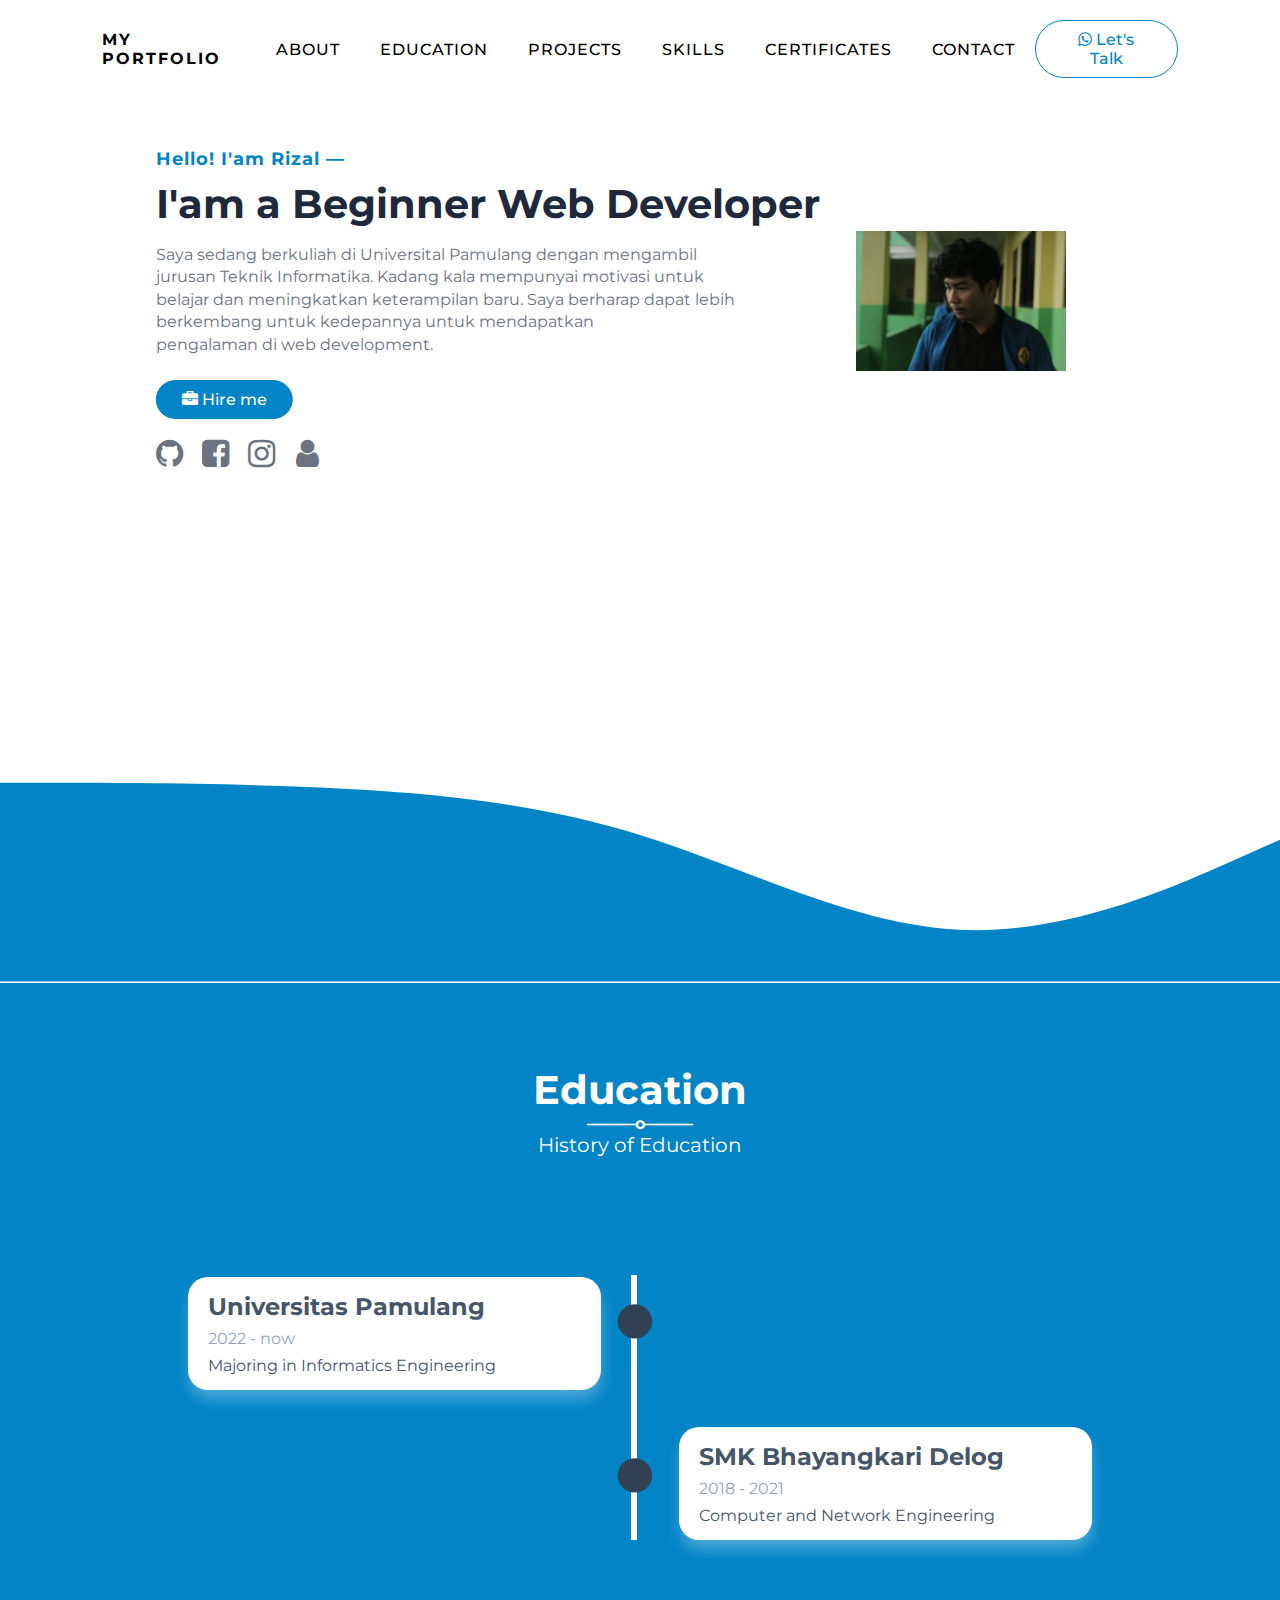
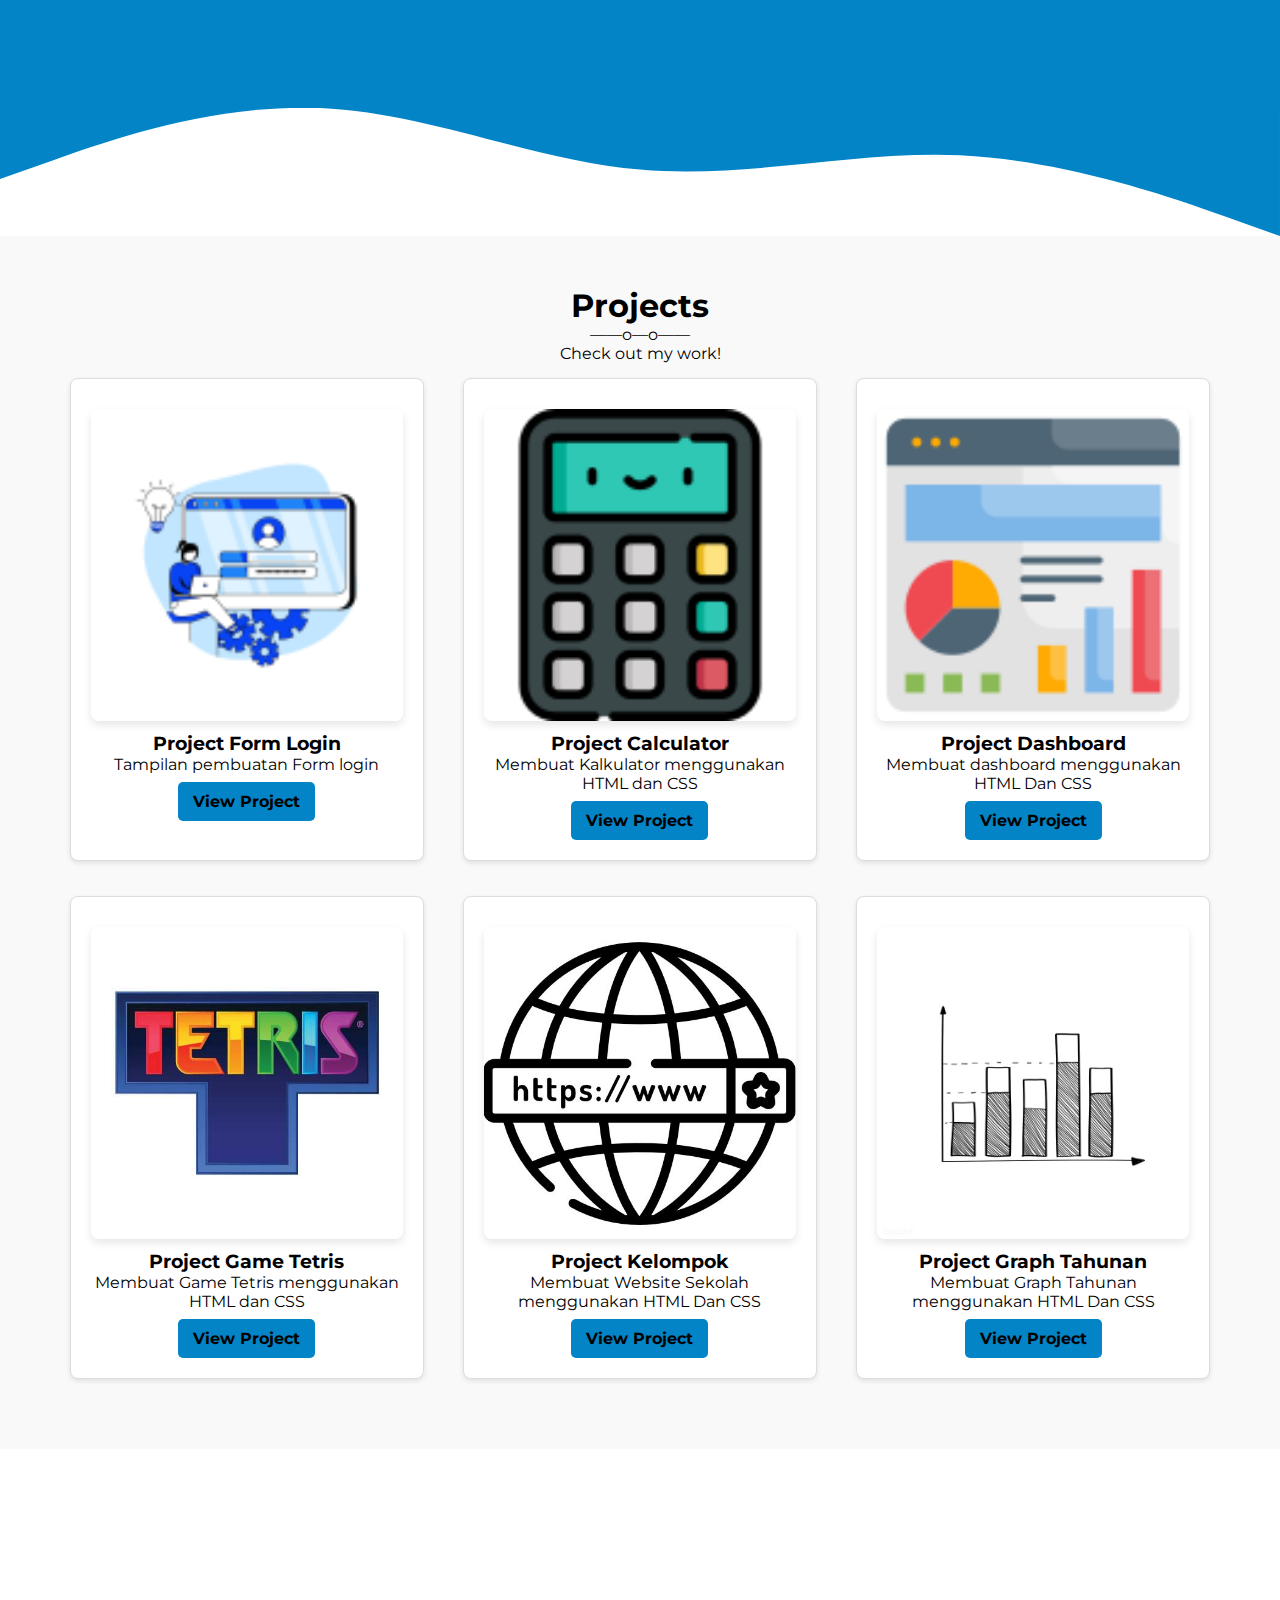
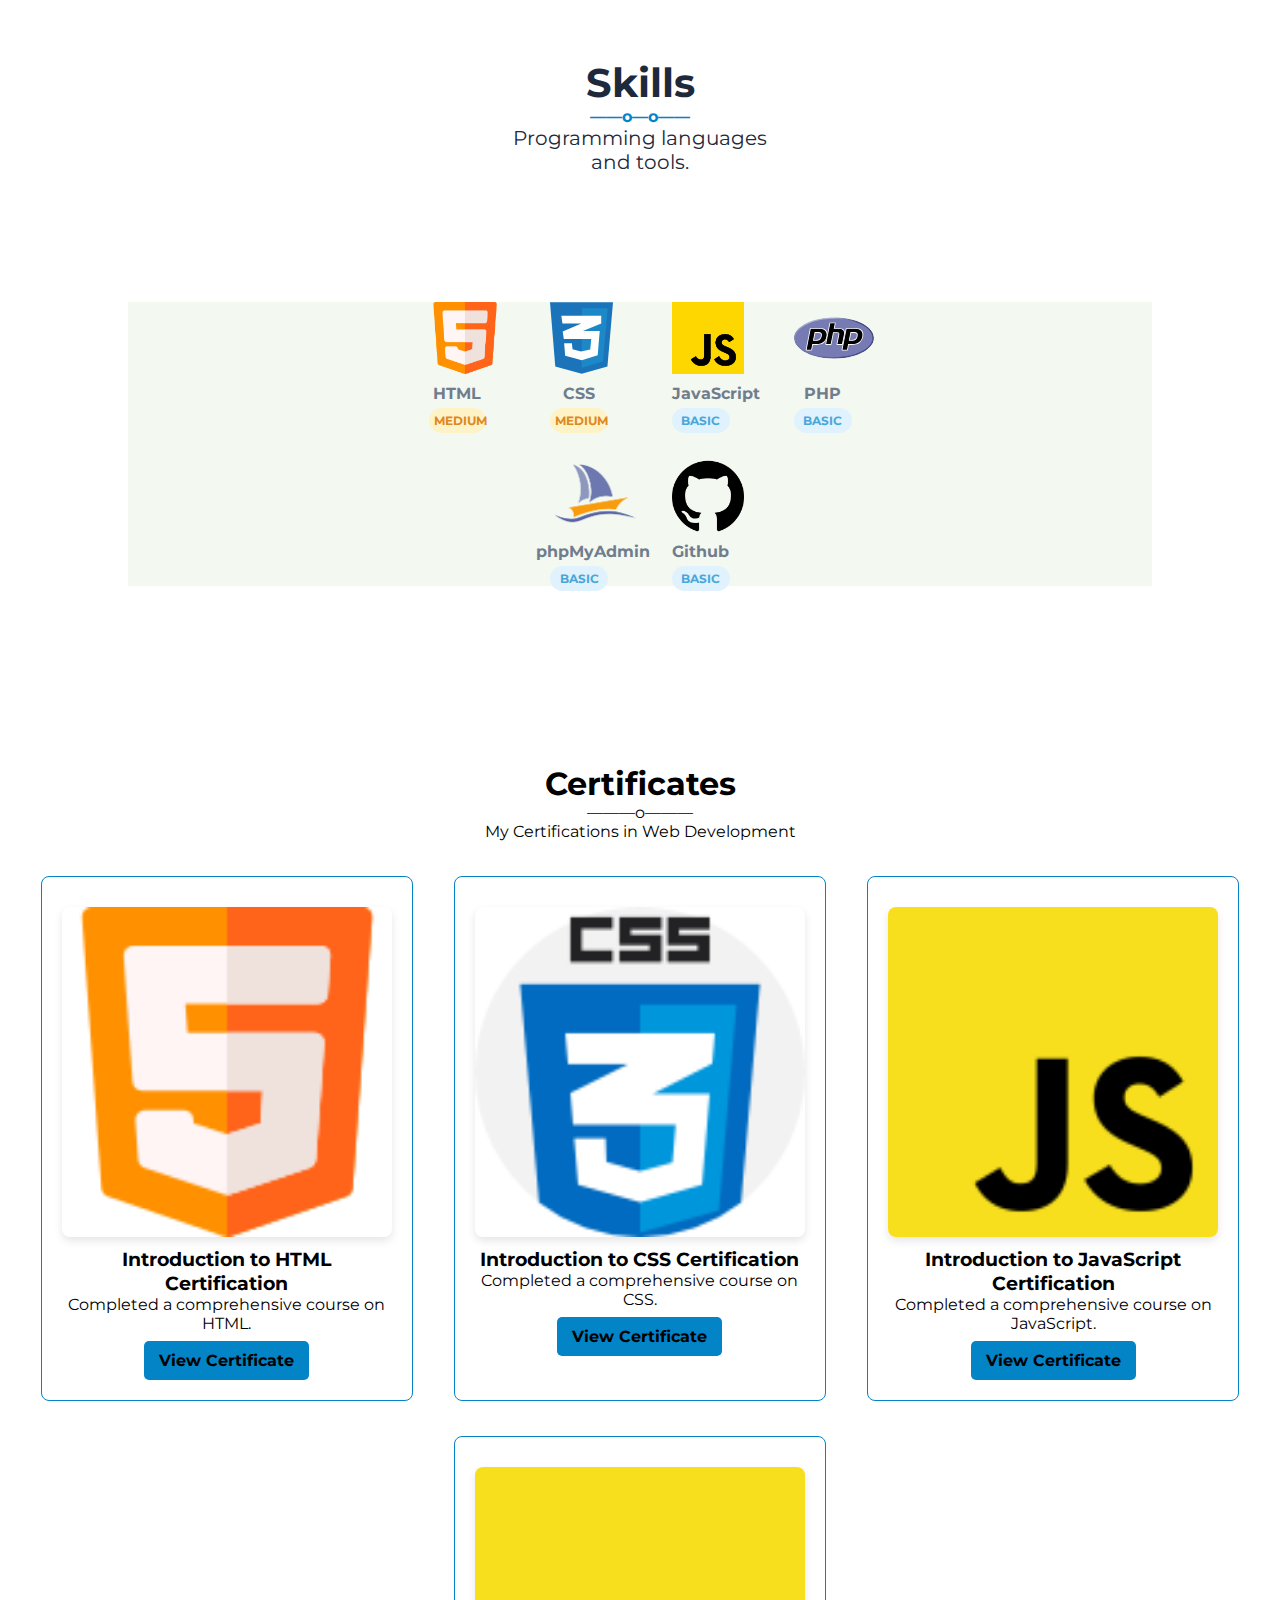
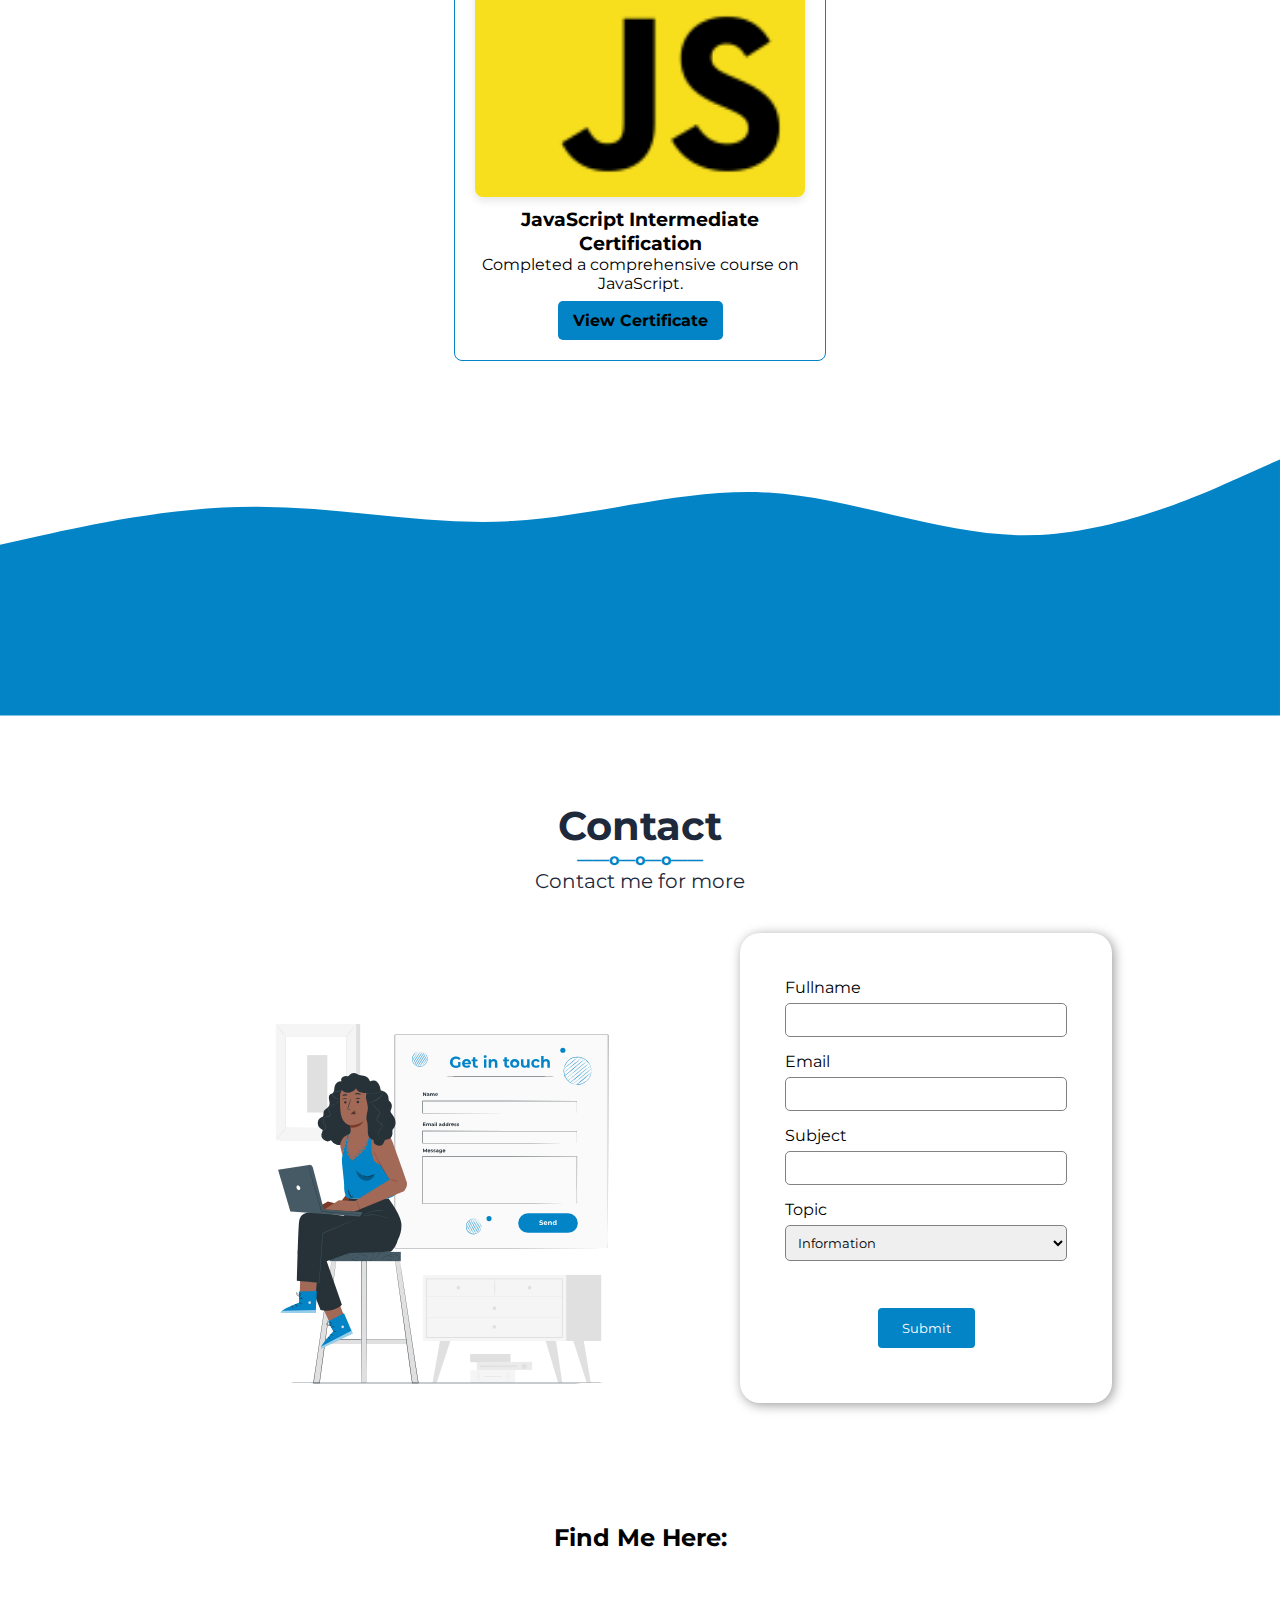
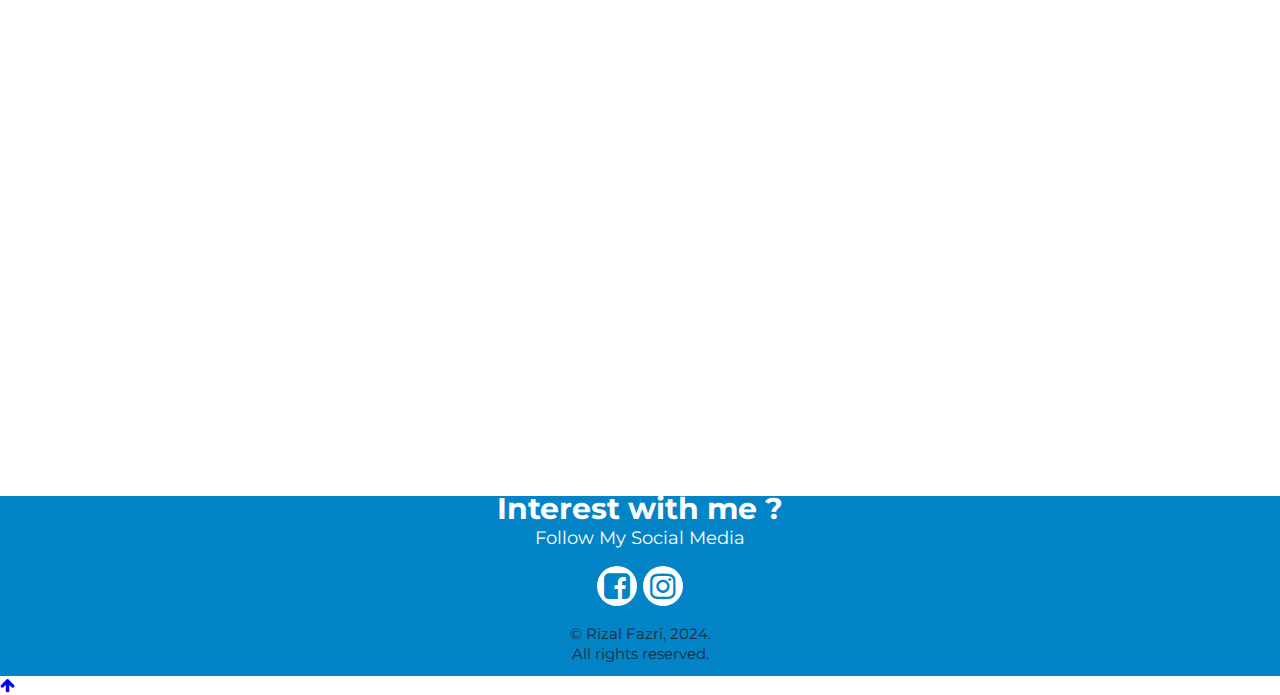
<file: index.html>
<!DOCTYPE html>
<html lang="en">
  <head>
    <meta charset="UTF-8" />
    <meta name="viewport" content="width=device-width, initial-scale=1.0" />
    <title>My Portfolioo</title>
    <link rel="icon" type="image/x-icon" href="/assets/Fav-icon2.jpg" />
    <link rel="stylesheet" href="style/style.css" />
    <link
      rel="stylesheet"
      href="https://cdnjs.cloudflare.com/ajax/libs/font-awesome/4.7.0/css/font-awesome.min.css"
    />
  </head>
  <body>
    <header>
      <h4 class="logo"><a href="">My Portfolio</a></h4>
      <nav>
        <ul class="nav_links">
          <li><a href="#about">About</a></li>
          <li><a href="#education">Education</a></li>
          <li><a href="#projects">Projects</a></li>
          <li><a href="#skill">Skills</a></li>
          <li><a href="#certificates">certificates</a></li>
          <li><a href="#contact">Contact</a></li>
          
        </ul>
      </nav>
      <a
        class="nav_btn"
        target="_blank"
        href="https://api.whatsapp.com/send?phone=6289530232455&text=%F0%9F%98%B1%F0%9F%98%B1%F0%9F%98%B1"
      >
        <button><i class="fa fa-whatsapp"></i> Let's Talk</button>
      </a>
    </header>

    <!-- About Section -->
    <section id="about">
      <div class="about">
        <h3><span>Hello! I'am Rizal —</span></h3>
        <h1>I'am a Beginner Web Developer</h1>
        <p>
          Saya sedang berkuliah di Universital Pamulang dengan mengambil
          <br />
          jurusan Teknik Informatika. Kadang kala mempunyai motivasi untuk<br />
          belajar dan meningkatkan keterampilan baru. Saya berharap dapat
          lebih<br />
          berkembang untuk kedepannya untuk mendapatkan <br />pengalaman
          di web development.
        </p>

        <!-- <p>
          Saya sedang berkuliah di Universitas Pamulang dengan mengambil
          <br />
          jurusan Teknik Informatika. Kadang kala mempunyai motivasi untuk<br />
          belajar dan meningkatkan keterampilan baru. Saya berharap dapat
          lebih<br />
          berkembang untuk kedepannya untuk mendapatkan <br />pengalaman kerja
          dunia nyata di web development.
        </p> -->
        <a class="about_btn" href="rizalfazri19@gmail.com">
          <button><i class="fa fa-briefcase"></i> Hire me</button>
        </a>

        <div class="about-icons">
          <a href="https://github.com/RizalFazri" target="_blank">
            <i class="fa fa-github"></i>
          </a>
          <a href="https://www.facebook.com/profile.php?id=100050700516826//" target="_blank">
            <i class="fa fa-facebook-square"></i>
          </a>
          <a href="https://www.instagram.com/rizall6_6/profilecard/?igsh=eDRpbDh1MDZqbGdj/" target="_blank">
            <i class="fa fa-instagram"></i>
          </a>
          <a href="#about" target="_blank">
            <i class="fa fa-user"></i>
          </a>
        </div>
      </div>

      <div class="img_about">
        <img src="assets/rizal.jpg" alt="about img" />
      </div>

      <div class="wave">
        <svg xmlns="http://www.w3.org/2000/svg" viewBox="0 0 1440 320">
          <path
            fill="#0284c7"
            fill-opacity="1"
            d="M0,96L60,96C120,96,240,96,360,101.3C480,107,600,117,720,154.7C840,192,960,256,1080,261.3C1200,267,1320,213,1380,186.7L1440,160L1440,320L1380,320C1320,320,1200,320,1080,320C960,320,840,320,720,320C600,320,480,320,360,320C240,320,120,320,60,320L0,320Z"
          ></path>
        </svg>
      </div>
    </section>

    <!-- Education Section -->
    <section id="education">
      <div class="education">
        <div class="edu-title">
          <h1>Education</h1>
          <span>———o———</span>
          <p>History of Education</p>
        </div>

        <div class="row">
          <div class="col1">
            <h2>Universitas Pamulang</h2>
            <p class="date-edu">2022 - now</p>
            <p class="desc-edu">Majoring in Informatics Engineering</p>
          </div>

          <div class="col2">
            <ul>
              <li></li>
              <br />
              <br />
              <br />
              <li></li>
            </ul>
          </div>

          <div class="col3">
            <h2>SMK Bhayangkari Delog</h2>
            <p class="date-edu">2018 - 2021</p>
            <p class="desc-edu">Computer and Network Engineering</p>
          </div>
        </div>

        <div class="wave">
          <svg xmlns="http://www.w3.org/2000/svg" viewBox="0 0 1440 320">
            <path
              fill="#0284c7"
              fill-opacity="1"
              d="M0,224L60,202.7C120,181,240,139,360,144C480,149,600,203,720,213.3C840,224,960,192,1080,197.3C1200,203,1320,245,1380,266.7L1440,288L1440,0L1380,0C1320,0,1200,0,1080,0C960,0,840,0,720,0C600,0,480,0,360,0C240,0,120,0,60,0L0,0Z"
            ></path>
          </svg>
        </div>
      </div>
    </section>

    <section id="projects">
      <div class="projects">
        <div class="project-title">
          <h1>Projects</h1>
          <span>——o—o——</span>
          <p>Check out my work!</p>
        </div>
    
        <div class="project-list">
          <div class="project-item">
            <img src="assets/formlogin.png" alt="CSS Certificate" class="cert-img"/>
            <h2>Project Form Login</h2>
            <p>Tampilan pembuatan Form login</p>
            <a href="Tugas Login/dist/index.html" target="_blank" class="project-link">View Project</a>
          </div>
    
          <div class="project-item">
            <img src="assets/calculator.png" alt="CSS Certificate" class="cert-img"/>
            <h2>Project Calculator</h2>
            <p>Membuat Kalkulator menggunakan HTML dan CSS</p>
            <a href="TesKalkulator/kalku.html" target="_blank" class="project-link">View Project</a>
          </div>
    
          <div class="project-item">
            <img src="assets/dashboard_5581393.png" alt="CSS Certificate" class="cert-img"/>
            <h2>Project Dashboard</h2>
            <p>Membuat dashboard menggunakan HTML Dan CSS</p>
            <a href="dashboard/index.html" target="_blank" class="project-link">View Project</a>
          </div>

          <div class="project-item">
            <img src="assets/tetris logo.jpg" alt="CSS Certificate" class="cert-img"/>
            <h2>Project Game Tetris</h2>
            <p>Membuat Game Tetris menggunakan HTML dan CSS</p>
            <a href="tetris-master/dist/index.html" target="_blank" class="project-link">View Project</a>
          </div>

          <div class="project-item">
            <img src="assets/logo web.jpg" alt="CSS Certificate" class="cert-img"/>
            <h2>Project Kelompok</h2>
            <p>Membuat Website Sekolah menggunakan HTML Dan CSS</p>
            <a href="https://kelompok2.tplp4.com/about/" target="_blank" class="project-link">View Project</a>
          </div>

          <div class="project-item">
            <img src="assets/graph tahun.jpg" alt="CSS Certificate" class="cert-img"/>
            <h2>Project Graph Tahunan</h2>
            <p>Membuat Graph Tahunan menggunakan HTML Dan CSS</p>
            <a href="graph tahunan/index.html" target="_blank" class="project-link">View Project</a>
          </div>
        </div>
      </div>
    </section>

  
        <!-- Add more projects as needed -->
      </div>
    </div>
  </section>
    <!-- Skills Section -->
    <section id="skill">
      <div class="skill">
        <div class="skill-title">
          <h1>Skills</h1>
          <span>——o—o——</span>
          <p>Programming languages<br />and tools.</p>
        </div>

        <div class="flex-wrapper">
          <div class="items flex-grid">
            <div class="d-col-1 t-col-4 m-col-12">
              <img src="assets/html.png" alt="" />
              <p>HTML</p>
              <p class="medium">medium</p>
            </div>
            <div class="d-col-1 t-col-4 m-col-12">
              <img src="assets/css.svg" alt="" />
              <p>CSS</p>
              <p class="medium">medium</p>
            </div>
            <div class="d-col-1 t-col-4 m-col-12">
              <img src="assets/js.png" alt="" />
              <p>JavaScript</p>
              <p class="basic">basic</p>
            </div>
            <div class="d-col-1 t-col-4 m-col-12">
              <img src="assets/php.svg" alt="" width="80" />
              <p>PHP</p>
              <p class="basic">basic</p>
            </div>
          
          </div>

          <div class="items flex-grid">           
            <div class="d-col-1 t-col-4 m-col-12">
              <img src="assets/phpmyadmin.png" alt="" />
              <p style="margin-left: -14px">phpMyAdmin</p>
              <p class="basic">basic</p>
            </div>
            <div class="d-col-1 t-col-4 m-col-12">
              <img src="assets/github.png" alt="" />
              <p>Github</p>
              <p class="basic">basic</p>
            </div>            
            </div>
          </div>
        </div>
      </div>
    </section>


     
<!-- Certificates Section -->
<section id="certificates">
  <div class="certificates">
    <div class="cert-title">
      <h1>Certificates</h1>
      <span>———o———</span>
      <p>My Certifications in Web Development</p>
    </div>

    <div class="cert-list">
      <div class="cert-item">
        <img src="assets/html.png" alt="HTML Certificate" class="cert-img"/>
        <h2>Introduction to HTML Certification</h2>
        <p>Completed a comprehensive course on HTML.</p>
        <a href="https://www.sololearn.com/certificates/CC-RCM2S1HL" target="_blank" class="cert-link">View Certificate</a>
      </div>

      <div class="cert-item">
        <img src="assets/css2.png" alt="CSS Certificate" class="cert-img"/>
        <h2>Introduction to CSS Certification</h2>
        <p>Completed a comprehensive course on CSS.</p>
        <a href="https://www.sololearn.com/certificates/CC-6R923XJS" target="_blank" class="cert-link">View Certificate</a>
      </div>

      <div class="cert-item">
        <img src="assets/js2.png" alt="JavaScript Certificate" class="cert-img"/>
        <h2>Introduction to JavaScript Certification</h2>
        <p>Completed a comprehensive course on JavaScript.</p>
        <a href="https://www.sololearn.com/certificates/CC-5FS2PACQ" target="_blank" class="cert-link">View Certificate</a>
      </div>

      <div class="cert-item">
        <img src="assets/js2.png" alt="JavaScript Intermediate Certificate" class="cert-img"/>
        <h2>JavaScript Intermediate Certification</h2>
        <p>Completed a comprehensive course on JavaScript.</p>
        <a href="https://www.sololearn.com/certificates/CC-PQJ469M7" target="_blank" class="cert-link">View Certificate</a>
      </div>
    </div>
  </div>
</section>

  <div class="wave">
    <svg xmlns="http://www.w3.org/2000/svg" viewBox="0 0 1440 320">
      <path
        fill="#0284c7"
        fill-opacity="1"
        d="M0,128L48,117.3C96,107,192,85,288,85.3C384,85,480,107,576,101.3C672,96,768,64,864,69.3C960,75,1056,117,1152,117.3C1248,117,1344,75,1392,53.3L1440,32L1440,320L1392,320C1344,320,1248,320,1152,320C1056,320,960,320,864,320C768,320,672,320,576,320C480,320,384,320,288,320C192,320,96,320,48,320L0,320Z"
      ></path>
    </svg>
  </div>
</section>

<!-- Contact Section -->
<section id="contact">
  <div class="contact">
    <div class="contact-title">
      <h1>Contact</h1>
      <span>——o—o—o——</span>
      <p>Contact me for more</p>
    </div>
  </div>

  <div class="row">
    <div class="col left">
      <img src="assets/img-form.svg" alt="" />
    </div>

    <div class="col right">
      <form action="javascript:" method="post">
        <label for="name">Fullname</label>
        <input type="text" name="name" id="name" />
        <label for="email">Email</label>
        <input type="email" name="email" id="email" />
        <label for="subject">Subject</label>
        <input type="text" name="subject" id="subject" />
        <label for="topic">Topic</label>
        <select name="topic" id="topic">
          <option value="information">Information</option>
          <option value="feedback">Feedback</option>
          <option value="other">Others</option>
        </select>

        <div class="btn-form">
          <input type="submit" name="submit" id="submit" value="Submit" />
        </div>
      </form>
    </div>
  </div>

  <!-- Google Maps Embed -->
  <div class="map-container">
    <h2>Find Me Here:</h2>
    <iframe
      src="https://www.google.com/maps/embed?pb=!1m18!1m12!1m3!1d7930.737262643212!2d106.68379948569773!3d-6.346287899999993!2m3!1f0!2f0!3f0!3m2!1i1024!2i768!4f13.1!3m3!1m2!1s0x2e69e5a6e26dc3cd%3A0xccd6344b8021119d!2sUniversitas%20Pamulang%20Kampus%202%20(UNPAM%20Viktor)!5e0!3m2!1sid!2sid!4v1736136929162!5m2!1sid!2sid"
      width="600"
      height="450"
      style="border:0;"
      allowfullscreen=""
      loading="lazy"
    ></iframe>
  </div>
</section>


    <!-- Footer -->
    <footer>
      <div class="foot-content">
        <p>Interest with me ?</p>
        <p>Follow My Social Media</p>

        <div class="social-icons">
          <a href="https://www.facebook.com/profile.php?id=100050700516826/" target="_blank">
            <i class="fa fa-facebook-square"></i>
          </a>
          <a href="https://www.instagram.com/rizall6_6/profilecard/?igsh=eDRpbDh1MDZqbGdj/" target="_blank">
            <i class="fa fa-instagram"></i>
          </a>
        </div>

        <div class="createby">
          <p>&copy; Rizal Fazri, 2024.</p>
          <p>All rights reserved.</p>
        </div>
      </div>
    </footer>


    <div id="scrool-up">
      <a href="#about">
        <i class="fa fa fa-arrow-up"></i>
      </a>
    </div>

    <script src="script.js" type="text/javascript"></script>
  </body>
</html>
</file>
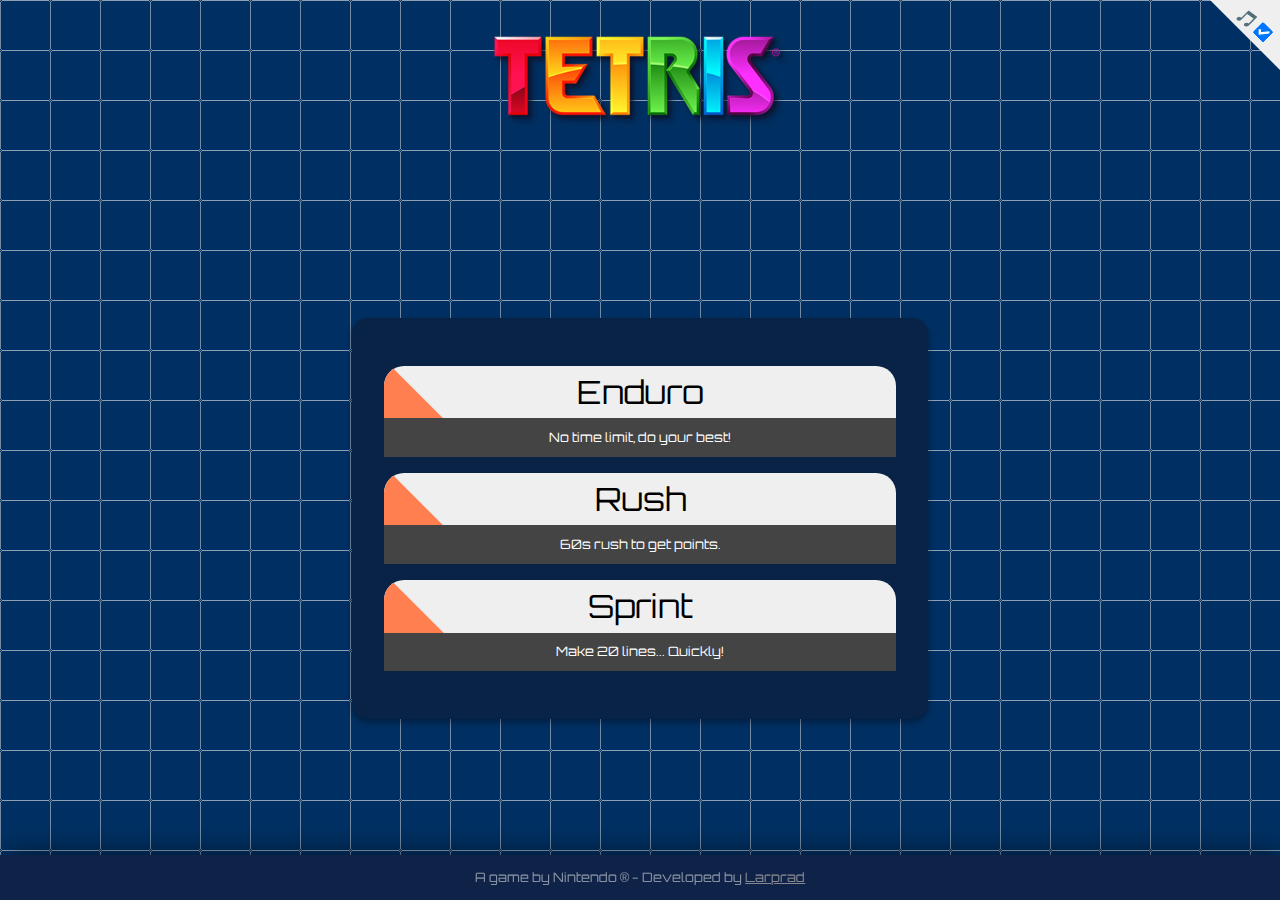
<file: tetris-master/dist/index.html>
<!DOCTYPE html>
<html lang="en">
  <head>
    <meta charset="UTF-8" />
    <script src="./main.js" defer></script>
    <link rel="stylesheet" href="./styles/style.css" />
    <meta name="viewport" content="width=device-width, initial-scale=1.0 user-scalable=no" />
    <link rel="icon" href="favico.ico" type="image/x-icon" />
    <link
      href="https://fonts.googleapis.com/css2?family=Orbitron:wght@400;700&display=swap"
      rel="stylesheet"
    />
    <title>Tetris</title>
  </head>
  <body>
    <div id="musicBox">
      <div id="musicBoxContainer">
        <label id="labelSwitch" for="music">🎵</label>
        <input type="checkbox" name="music" id="musicSwitch" checked />
      </div>
    </div>
    <div class="titleImage"><img src="./img/logo2.png" alt="tetris_logo" /></div>
    <!-- <h1>TETRIS</h1> -->
    <div class="mainContainer">
      <div id="mainMenu" class="mainMenu">
        <div class="menuButtonContainer">
          <button id="enduranceMode" class="gameMode">Enduro</button>
          <div class="menuButtonDescription"><p>No time limit, do your best!</p></div>
        </div>
        <div class="menuButtonContainer">
          <button id="rushMode" class="gameMode">Rush</button>
          <div class="menuButtonDescription"><p>60s rush to get points.</p></div>
        </div>

        <div class="menuButtonContainer">
          <button id="sprintMode" class="gameMode">Sprint</button>
          <div class="menuButtonDescription"><p>Make 20 lines... Quickly!</p></div>
        </div>

        <!-- <div class="menuButtonContainer">
          <button class="gameMode" disabled>Leaderboard</button>
        </div> -->
      </div>
      <div id="sidePanelLeft" class="sidePanel spLeft hide">
        <div class="sidePanelContainer">
          <div id="savedTetrominoBox" class="sideBox"></div>
          <h4 class="littleBoxTitle">SAVED</h4>
          <div id="scoreBox" class="sideBox score">
            <h3><span id="score">0</span></h3>
          </div>
          <h4 id="scoreTitle" class="littleBoxTitle">SCORE</h4>
          <div id="timerBox" class="sideBox score">
            <h3 class="big"><span id="timer">0</span></h3>
          </div>
          <h4 id="timerTitle" class="littleBoxTitle">TIMER</h4>
          <div class="instructionBox">
            <h3>Controls</h3>
            <div class="instructionBoxText">
              <p class="textRight">Move</p>
              <p class="textleft">🡄 🡇 🡆</p>
            </div>
            <div class="instructionBoxText">
              <p class="textRight">Smash</p>
              <p class="textleft">🡅</p>
            </div>
            <div class="instructionBoxText">
              <p class="textRight">↶</p>
              <p class="textleft">A</p>
            </div>
            <div class="instructionBoxText">
              <p class="textRight">↷</p>
              <p class="textleft">Z</p>
            </div>
            <div class="instructionBoxText">
              <p class="textRight">Save</p>
              <p class="textleft">E</p>
            </div>
          </div>
        </div>
        <div class="sidePanelContainer">
          <button id="backMenu" class="playgroundButton">Menu</button>
        </div>
      </div>
      <div id="playgroundContainer" class="playgroundContainer hide">
        <div id="gamePaused"><h2>GAME PAUSED</h2></div>
        <div id="endGame">
          <div class="innerContainer">
            <h2 id="endGameTitle">GAME OVER</h2>
            <h3><span id="finalScore"></span> <span id="scoreUnit"></span></h3>
          </div>
        </div>
        <div id="playground" class="grid"></div>
      </div>
      <div id="sidePanelRight" class="sidePanel spRight hide">
        <div class="sidePanelContainer">
          <div id="nextTetrominoBox" class="sideBox"></div>
          <h4 class="littleBoxTitle">NEXT</h4>
          <div id="speedBox" class="sideBox speed">
            <h3 class="big"><span id="speed">0</span></h3>
          </div>
          <h4 class="littleBoxTitle">SPEED</h4>
          <div class="sideBox score">
            <h3><span id="lines">0</span></h3>
          </div>
          <h4 class="littleBoxTitle">LINES</h4>
        </div>

        <div class="sidePanelContainer">
          <button id="startButton" class="playgroundButton buttonPulse">Start</button>
          <button id="resetButton" class="playgroundButton">Reset</button>
        </div>
      </div>
    </div>
    <div id="touchControlContainer">
      <div class="controlBlock controlContainerLeft">
        <div class="controlUp controlArrowContainer">
          <button id="controlUp" class="controlButton"></button>
        </div>
        <div class="controlLeft controlArrowContainer">
          <button id="controlLeft" class="controlButton"></button>
        </div>
        <div class="controlMiddle controlArrowContainer">
          <div class="controlButton"></div>
        </div>
        <div class="controlRight controlArrowContainer">
          <button id="controlRight" class="controlButton"></button>
        </div>
        <div class="controlDown controlArrowContainer">
          <button id="controlDown" class="controlButton"></button>
        </div>
      </div>
      <div class="controlBlock controlContainerRight">
        <div class="controlRotLeft controlButtonContainer">
          <button id="controlRotLeft" class="controlButton"></button>
        </div>
        <div class="controlRotRight controlButtonContainer">
          <button id="controlRotRight" class="controlButton"></button>
        </div>
        <div class="controlSave controlButtonContainer">
          <button id="controlSave" class="controlButton"></button>
        </div>
      </div>
    </div>
    <footer>
      <p>
        A game by Nintendo ® - Developed by
        <a href="https://github.com/larprad" target="blank">Larprad</a>
      </p>
    </footer>
  </body>
</html>
</file>
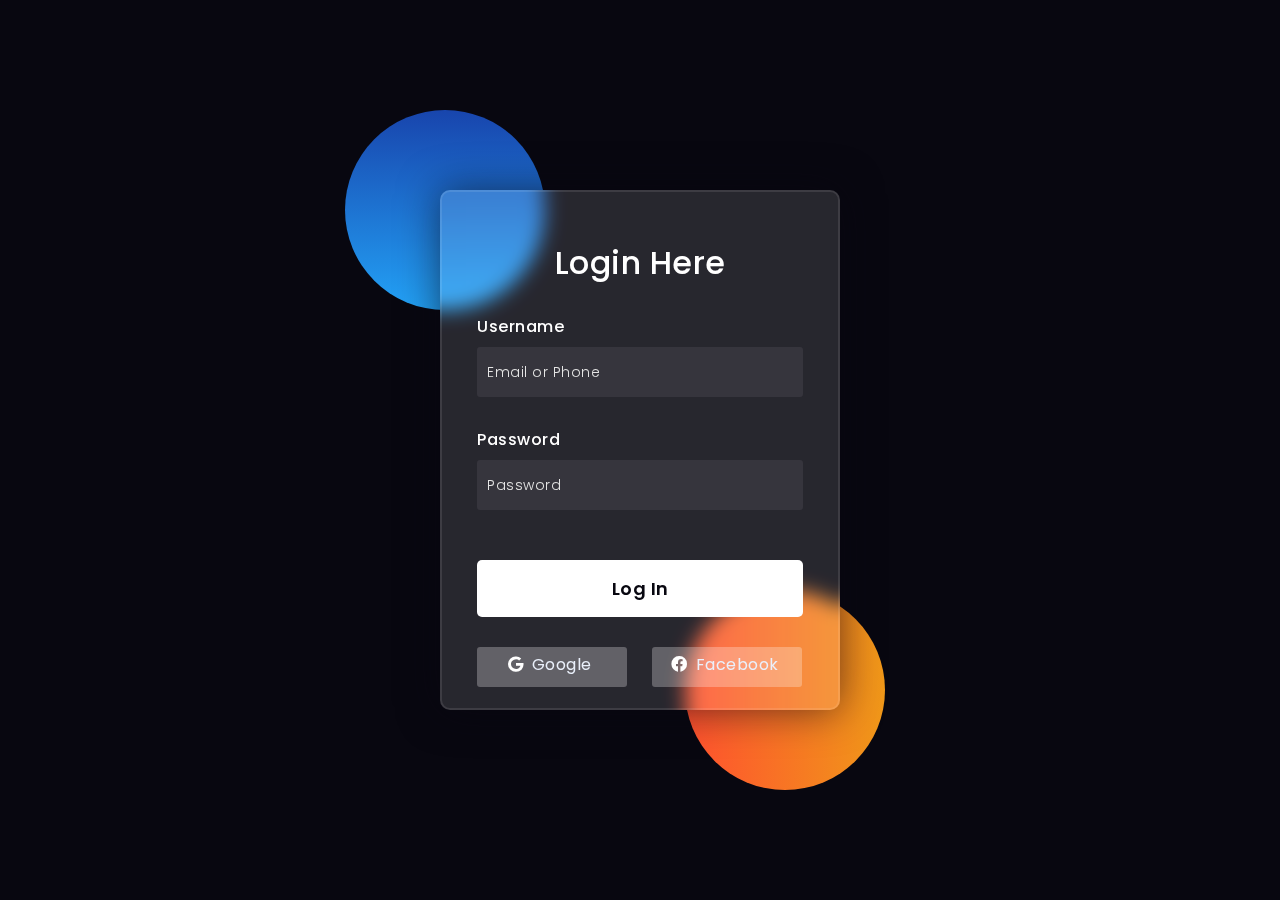
<file: Tugas Login/dist/index.html>
<!DOCTYPE html>
<html lang="en" >
<head>
  <meta charset="UTF-8">
  <title>CodePen - Glassmorphism login Form Tutorial in html css</title>
  

</head>
<body>
<!-- partial:index.partial.html -->
<!DOCTYPE html>
<html lang="en">
<head>
  <!-- Design by foolishdeveloper.com -->
    <title>Glassmorphism login Form Tutorial in html css</title>
 
    <link rel="preconnect" href="https://fonts.gstatic.com">
    <link rel="stylesheet" href="https://cdnjs.cloudflare.com/ajax/libs/font-awesome/5.15.4/css/all.min.css">
    <link href="https://fonts.googleapis.com/css2?family=Poppins:wght@300;500;600&display=swap" rel="stylesheet">
    <!--Stylesheet-->
    <style media="screen">
      *,
*:before,
*:after{
    padding: 0;
    margin: 0;
    box-sizing: border-box;
}
body{
    background-color: #080710;
}
.background{
    width: 430px;
    height: 520px;
    position: absolute;
    transform: translate(-50%,-50%);
    left: 50%;
    top: 50%;
}
.background .shape{
    height: 200px;
    width: 200px;
    position: absolute;
    border-radius: 50%;
}
.shape:first-child{
    background: linear-gradient(
        #1845ad,
        #23a2f6
    );
    left: -80px;
    top: -80px;
}
.shape:last-child{
    background: linear-gradient(
        to right,
        #ff512f,
        #f09819
    );
    right: -30px;
    bottom: -80px;
}
form{
    height: 520px;
    width: 400px;
    background-color: rgba(255,255,255,0.13);
    position: absolute;
    transform: translate(-50%,-50%);
    top: 50%;
    left: 50%;
    border-radius: 10px;
    backdrop-filter: blur(10px);
    border: 2px solid rgba(255,255,255,0.1);
    box-shadow: 0 0 40px rgba(8,7,16,0.6);
    padding: 50px 35px;
}
form *{
    font-family: 'Poppins',sans-serif;
    color: #ffffff;
    letter-spacing: 0.5px;
    outline: none;
    border: none;
}
form h3{
    font-size: 32px;
    font-weight: 500;
    line-height: 42px;
    text-align: center;
}

label{
    display: block;
    margin-top: 30px;
    font-size: 16px;
    font-weight: 500;
}
input{
    display: block;
    height: 50px;
    width: 100%;
    background-color: rgba(255,255,255,0.07);
    border-radius: 3px;
    padding: 0 10px;
    margin-top: 8px;
    font-size: 14px;
    font-weight: 300;
}
::placeholder{
    color: #e5e5e5;
}
button{
    margin-top: 50px;
    width: 100%;
    background-color: #ffffff;
    color: #080710;
    padding: 15px 0;
    font-size: 18px;
    font-weight: 600;
    border-radius: 5px;
    cursor: pointer;
}
.social{
  margin-top: 30px;
  display: flex;
}
.social div{
  background: red;
  width: 150px;
  border-radius: 3px;
  padding: 5px 10px 10px 5px;
  background-color: rgba(255,255,255,0.27);
  color: #eaf0fb;
  text-align: center;
}
.social div:hover{
  background-color: rgba(255,255,255,0.47);
}
.social .fb{
  margin-left: 25px;
}
.social i{
  margin-right: 4px;
}

    </style>
</head>
<body>
    <div class="background">
        <div class="shape"></div>
        <div class="shape"></div>
    </div>
    <form>
        <h3>Login Here</h3>

        <label for="username">Username</label>
        <input type="text" placeholder="Email or Phone" id="username">

        <label for="password">Password</label>
        <input type="password" placeholder="Password" id="password">

        <button>Log In</button>
        <div class="social">
          <div class="go"><i class="fab fa-google"></i>  Google</div>
          <div class="fb"><i class="fab fa-facebook"></i>  Facebook</div>
        </div>
    </form>
</body>
</html>
<!-- partial -->
  
</body>
</html>
</file>
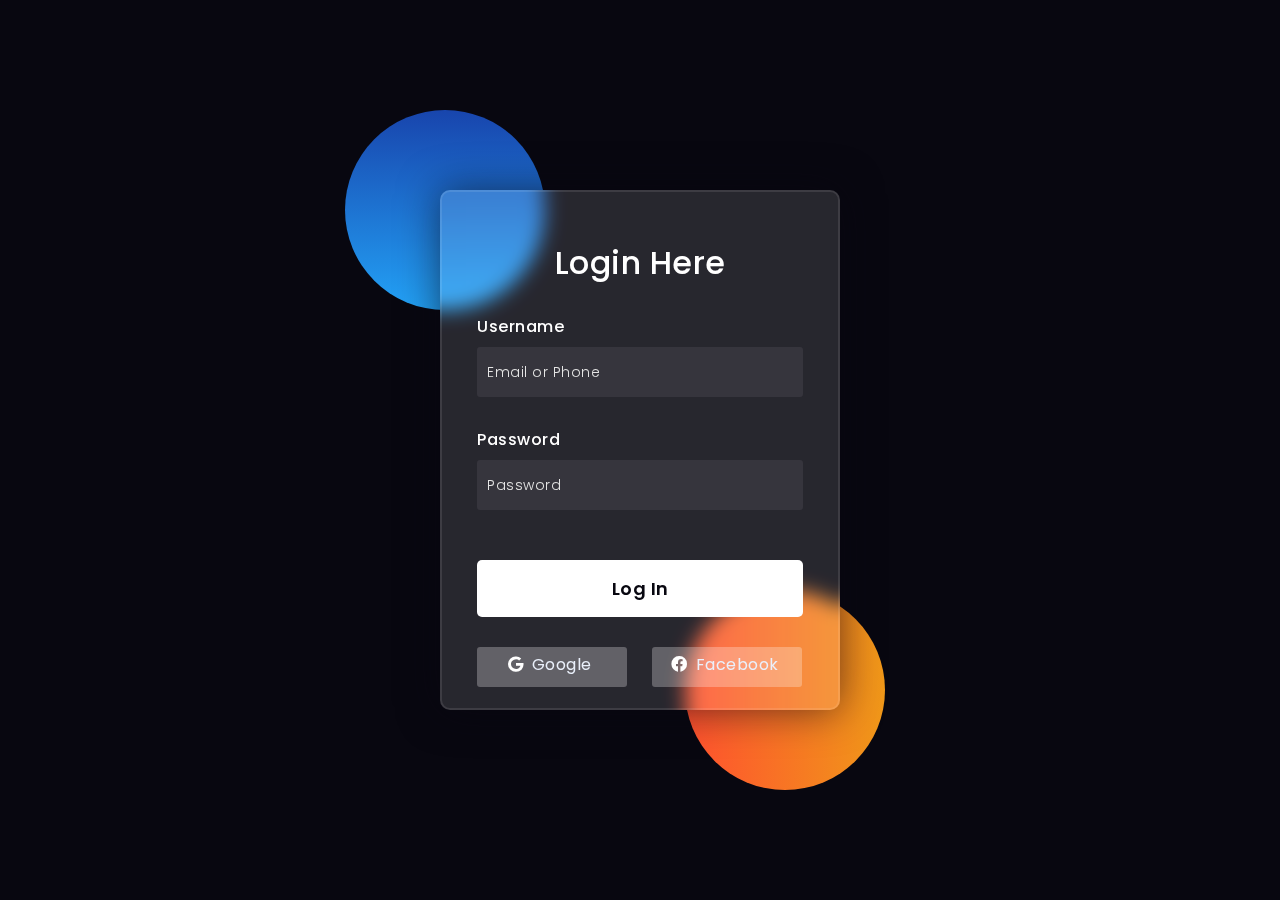
<file: Tugas Login/src/index.html>
<!DOCTYPE html>
<html lang="en">
<head>
  <!-- Design by foolishdeveloper.com -->
    <title>Glassmorphism login Form Tutorial in html css</title>
 
    <link rel="preconnect" href="https://fonts.gstatic.com">
    <link rel="stylesheet" href="https://cdnjs.cloudflare.com/ajax/libs/font-awesome/5.15.4/css/all.min.css">
    <link href="https://fonts.googleapis.com/css2?family=Poppins:wght@300;500;600&display=swap" rel="stylesheet">
    <!--Stylesheet-->
    <style media="screen">
      *,
*:before,
*:after{
    padding: 0;
    margin: 0;
    box-sizing: border-box;
}
body{
    background-color: #080710;
}
.background{
    width: 430px;
    height: 520px;
    position: absolute;
    transform: translate(-50%,-50%);
    left: 50%;
    top: 50%;
}
.background .shape{
    height: 200px;
    width: 200px;
    position: absolute;
    border-radius: 50%;
}
.shape:first-child{
    background: linear-gradient(
        #1845ad,
        #23a2f6
    );
    left: -80px;
    top: -80px;
}
.shape:last-child{
    background: linear-gradient(
        to right,
        #ff512f,
        #f09819
    );
    right: -30px;
    bottom: -80px;
}
form{
    height: 520px;
    width: 400px;
    background-color: rgba(255,255,255,0.13);
    position: absolute;
    transform: translate(-50%,-50%);
    top: 50%;
    left: 50%;
    border-radius: 10px;
    backdrop-filter: blur(10px);
    border: 2px solid rgba(255,255,255,0.1);
    box-shadow: 0 0 40px rgba(8,7,16,0.6);
    padding: 50px 35px;
}
form *{
    font-family: 'Poppins',sans-serif;
    color: #ffffff;
    letter-spacing: 0.5px;
    outline: none;
    border: none;
}
form h3{
    font-size: 32px;
    font-weight: 500;
    line-height: 42px;
    text-align: center;
}

label{
    display: block;
    margin-top: 30px;
    font-size: 16px;
    font-weight: 500;
}
input{
    display: block;
    height: 50px;
    width: 100%;
    background-color: rgba(255,255,255,0.07);
    border-radius: 3px;
    padding: 0 10px;
    margin-top: 8px;
    font-size: 14px;
    font-weight: 300;
}
::placeholder{
    color: #e5e5e5;
}
button{
    margin-top: 50px;
    width: 100%;
    background-color: #ffffff;
    color: #080710;
    padding: 15px 0;
    font-size: 18px;
    font-weight: 600;
    border-radius: 5px;
    cursor: pointer;
}
.social{
  margin-top: 30px;
  display: flex;
}
.social div{
  background: red;
  width: 150px;
  border-radius: 3px;
  padding: 5px 10px 10px 5px;
  background-color: rgba(255,255,255,0.27);
  color: #eaf0fb;
  text-align: center;
}
.social div:hover{
  background-color: rgba(255,255,255,0.47);
}
.social .fb{
  margin-left: 25px;
}
.social i{
  margin-right: 4px;
}

    </style>
</head>
<body>
    <div class="background">
        <div class="shape"></div>
        <div class="shape"></div>
    </div>
    <form>
        <h3>Login Here</h3>

        <label for="username">Username</label>
        <input type="text" placeholder="Email or Phone" id="username">

        <label for="password">Password</label>
        <input type="password" placeholder="Password" id="password">

        <button>Log In</button>
        <div class="social">
          <div class="go"><i class="fab fa-google"></i>  Google</div>
          <div class="fb"><i class="fab fa-facebook"></i>  Facebook</div>
        </div>
    </form>
</body>
</html>
</file>
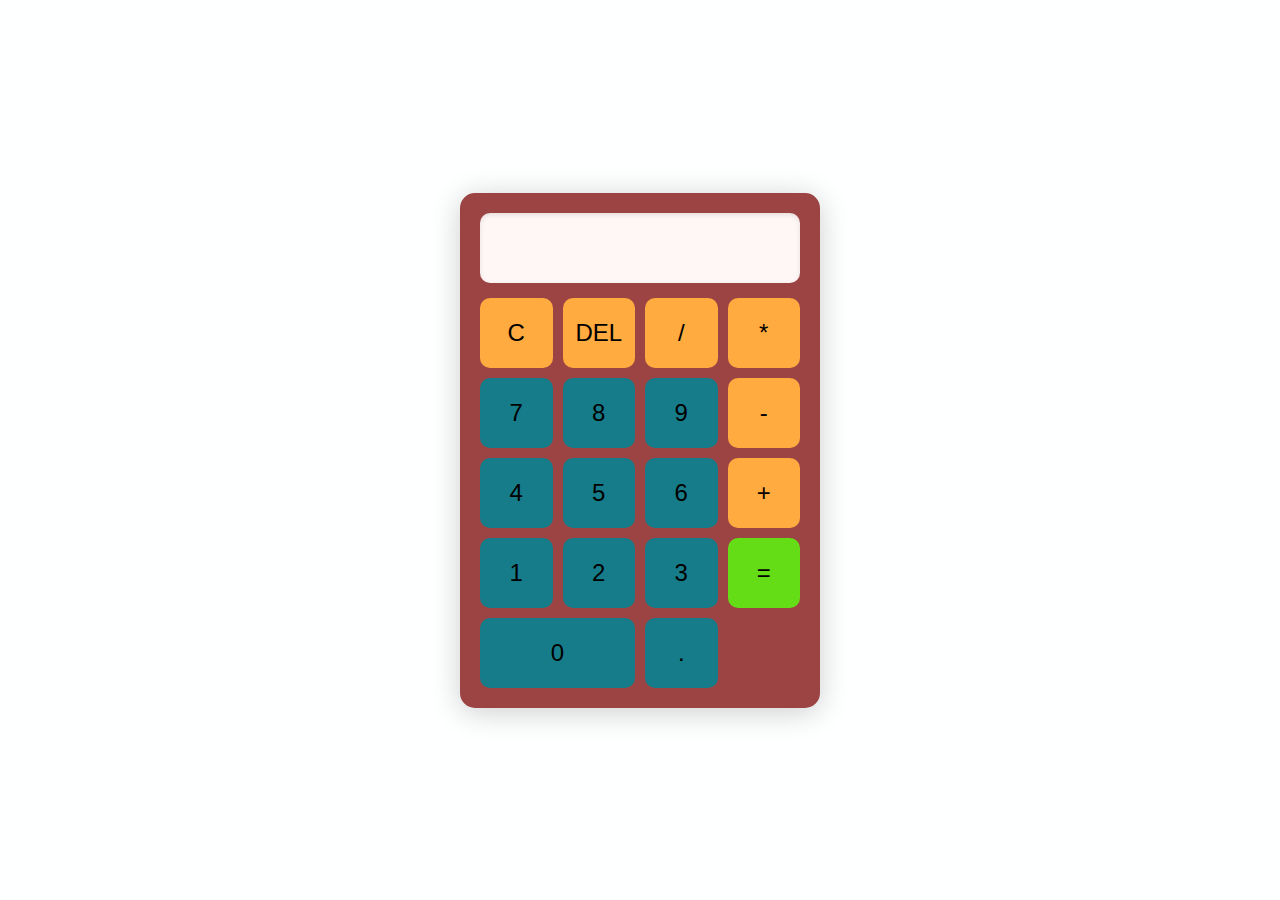
<file: TesKalkulator/kalku.html>
<!DOCTYPE html>
<html lang="en">
<head>
    <meta charset="UTF-8">
    <meta name="viewport" content="width=device-width, initial-scale=1.0">
    <title>Kalkulator Modern</title>
    <link rel="stylesheet" href="style.css">
</head>
<body>
    <div class="calculator">
        <input type="text" id="display" disabled />
        <div class="buttons">
            <button onclick="clearDisplay()" class="operator">C</button>
            <button onclick="deleteLast()" class="operator">DEL</button>
            <button onclick="appendToDisplay('/')" class="operator">/</button>
            <button onclick="appendToDisplay('*')" class="operator">*</button>
            <button onclick="appendToDisplay('7')">7</button>
            <button onclick="appendToDisplay('8')">8</button>
            <button onclick="appendToDisplay('9')">9</button>
            <button onclick="appendToDisplay('-')" class="operator">-</button>
            <button onclick="appendToDisplay('4')">4</button>
            <button onclick="appendToDisplay('5')">5</button>
            <button onclick="appendToDisplay('6')">6</button>
            <button onclick="appendToDisplay('+')" class="operator">+</button>
            <button onclick="appendToDisplay('1')">1</button>
            <button onclick="appendToDisplay('2')">2</button>
            <button onclick="appendToDisplay('3')">3</button>
            <button onclick="calculate()" class="equal">=</button>
            <button onclick="appendToDisplay('0')" class="zero">0</button>
            <button onclick="appendToDisplay('.')">.</button>
        </div>
    </div>
    <script src="script.js"></script>
</body>
</html>
</file>
<file: style/style.css>
@import url("https://fonts.googleapis.com/css?family=Montserrat:500");

* {
  box-sizing: border-box;
  margin: 0;
  padding: 0;
  font-family: "Montserrat", sans-serif;
  scroll-behavior: smooth;
}

.resolution {
  display: none;
}

body {
  background-color: #fff;
}

li,
a,
button {
  font-weight: 500;
  font-size: 16px;
  /* color: ; */
  text-decoration: none;
}

header {
  position: fixed;
  top: 0;
  left: 0;
  width: 100%;
  display: flex;
  justify-content: space-between;
  align-items: center;
  padding: 20px 8%;
  transition: 1s;
  z-index: 50;
  background-color: #fff;
}

header.sticky {
  padding: 19px 5%;
  background-color: #fff;
  box-shadow: 1px 1px 15px -3px rgba(39, 39, 39, 0.5);
}

header .logo a {
  position: relative;
  font-weight: 700;
  color: black;
  font-size: 1em;
  text-transform: uppercase;
  letter-spacing: 2px;
  transition: 0.6s;
}

.nav_links {
  list-style: none;
  position: relative;
  display: flex;
}

.nav_links li {
  display: inline-block;
  padding: 0 20px;
  position: relative;
}

.nav_links li a {
  transform: all 0.3s ease 0s;
  position: relative;
  letter-spacing: 1px;
  transition: 0.1s;
  text-transform: uppercase;
  color: black;
}

.nav_links li a:hover {
  color: rgb(169, 169, 169);
}

.nav_btn button {
  padding: 9px 25px;
  border-radius: 50px;
  cursor: pointer;
  transform: all 0.3s ease 0s;
  color: #0284c7;
  border: 1px solid #0284c7;
  transition: 0.1s;
  background-color: #fff;
}

.nav_btn button:hover {
  background-color: #0284c7;
  color: #fff;
  transition: 0.2s;
}

#about {
  width: 100%;
  height: 95vh;
  position: relative;
  /* margin-bottom: 7rem; */
}

.about {
  position: absolute;
  left: 8%;
  right: 8%;
  transform: translate(5%, 43%);
  margin-bottom: -10rem;
}

#about h1 {
  font-size: 40px;
  color: #1e293b;
  margin: 0.5rem 0 1rem 0;
}

#about h3 {
  font-size: 18px;
  letter-spacing: 1px;
  line-height: 24px;
  color: #0284c7;
}

#about p {
  font-size: 16px;
  color: #6b7280;
  margin-bottom: 1.5rem;
  line-height: 1.4;
}

.about_btn button {
  padding: 9px 25px;
  border-radius: 50px;
  cursor: pointer;
  transform: all 0.3s ease 0s;
  border: 1px solid #0284c7;
  color: #fff;
  transition: 0.4s;
  background-color: #0284c7;
  display: inline-block;
}

.about_btn button:hover {
  background-color: #0497e0;
  color: #fff;
  transform: scale(1.1);
  transition: 0.4s;
}

.img_about img {
  width: 210px;
  height: auto;
  position: absolute;
  left: 80%;
  top: 27%;
  transform: translateX(-80%);
}

.about .about-icons {
  padding: 12px 0;
  display: flex;
  justify-content: start;
  z-index: 99;
  position: relative;
  text-align: start;
  margin-left: -10px;
}

.about .about-icons a {
  width: 40px;
  height: 40px;
  display: flex;
  justify-content: center;
  align-items: center;
  margin: 3px;
}

.about .about-icons i {
  font-size: 32px;
  color: #6b7280;
  transition: 0.1s;
}

.about .about-icons i:hover {
  color: #7e8187;
  transform: scale(1.1);
  transition: 0.2s;
}

.education {
  /* height: 80vh; */
  padding: 2% 10% 10%;
  margin: 10% 0;
  background-color: #0284c7;
}

.education span {
  font-weight: bold;
}

#about .wave {
  position: absolute;
  bottom: 0;
  width: 100%;
  transform: translateY(-5%);
  height: 150px;
}

#education .wave {
  position: absolute;
  transform: translateX(-10%);
  width: 100%;
  bottom: 100;
}

.edu-title {
  margin: 30px 50px;
  text-align: center;
  color: #fff;
}

.edu-title h1 {
  font-size: 40px;
  margin-top: 3.5rem;
}

#education .row {
  margin: 30px;
  padding: 5rem 20px 0;
  display: flex;
}

.education h2 {
  color: #475569;
}

.date-edu {
  padding: 8px 0;
  font-size: 16px;
  color: #94a3b8;
}

.edu-title p {
  font-size: 20px;
}

.desc-edu {
  color: #475569;
}

.col1 {
  flex: 47%;
  background-color: #fff;
  border-radius: 20px;
  padding: 15px 20px;
  margin: 10px;
  margin-bottom: 10rem;
  box-shadow: 1px 10px 15px -1px rgba(255, 255, 255, 0.3);
  transition: 0.2s;
}

.col1:hover {
  transform: scale(1.03);
  transition: 0.2s;
  box-shadow: 1px 10px 15px -1px rgba(255, 255, 255, 0.6);
}

.col2 {
  flex: 6%;
}

.col2 ul {
  list-style: none;
}

.col2 ul > li {
  position: relative;
}

.col2 ul > li:before {
  content: "\25CF";
  margin-right: 10px;
  font-size: 80px;
  color: #334155;
  z-index: 1;
  position: inherit;
}

.col2 ul > li:after {
  position: absolute;
  left: 0;
  top: 0;
  content: "";
  border-left: 6px solid rgb(255, 255, 255);
  margin-left: 34%;
  margin-top: -2.5rem;
  height: 13rem;
}

.col2 ul > li:first-of-type:after {
  top: 50%;
}

.col2 ul > li:last-of-type:after {
  top: -50%;
}

.col3 {
  flex: 47%;
  background-color: #fff;
  border-radius: 20px;
  padding: 15px 20px;
  box-shadow: 1px 10px 15px -1px rgba(255, 255, 255, 0.3);
  margin: 10px;
  margin-top: 10rem;
  transition: 0.2s;
}

.col3:hover {
  transform: scale(1.03);
  box-shadow: 1px 10px 15px -1px rgba(255, 255, 255, 0.6);
  transition: 0.2s;
}

.skill {
  /* height: 80vh; */
  padding: 2% 10% 10%;
  margin: 10% 0 0;
  background-color: #fff;
}

.skill span {
  color: #0284c7;
  font-weight: bold;
}

.skill-title {
  color: #1e293b;
  text-align: center;
}

.skill-title h1 {
  font-size: 40px;
  margin-top: 3.5rem;
}

.skill-title p {
  font-size: 20px;
}

.flex-wrapper {
  margin: 8rem 0 0;
}

.flex-grid {
  display: flex;
  justify-content: center;
  text-align: center;
}

.items img {
  height: 4.5rem;
  display: block;
  margin-left: auto;
  margin-right: auto;
}

.items p {
  color: #717d8d;
  font-weight: bold;
  margin-top: 10px;
  margin-bottom: -5px;
}

.items .medium {
  background-color: #fef3c7;
  padding: 5px;
  font-size: 12px;
  border-radius: 15px;
  font-weight: bold;
  color: #de8821;
  text-transform: uppercase;
}

.items .basic {
  background-color: #e0f2fe;
  padding: 5px;
  font-size: 12px;
  border-radius: 15px;
  font-weight: bold;
  color: #49a7d8;
  text-transform: uppercase;
}

/* Test Flex Grid */
@media (min-width: 980px) {
  .flex-wrapper {
    padding-left: 10%;
    padding-right: 10%; 
    background-color: rgb(243, 248, 241); 
  }
  
  .flex-grid {
    margin-top: 2rem;
  }
  .flex-grid:first-child {
    margin-top: 0;
  }

  /* d for desktop */
  .d-col-1 {
    width: 7.05%;
    margin: 0 2rem;
  }
  .d-col-4 {
    width: 32.4%;
  }
  .d-col-12 {
    width: 100%;
  }
}

/* @media only screen and (min-width: 661px) and (max-width: 979px) {
  .flex-wrapper {
    padding-left: 5%;
    padding-right: 5%;
  }

  .flex-grid {
    flex-flow: row wrap;
  }

  /* t for tablet */
/* .t-col-4,
  .t-col-12 {
    margin-top: 2rem;
  }

  .t-col-4 {
    width: 31.46%;
  }
  .t-col-12 {
    width: 100%;
  }

  .flex-grid:first-child .t-col-4,
  .flex-grid:first-child .t-col-12 {
    margin-top: 0;
  }
} */

/* @media only screen and (min-width: 0px) and (max-width: 660px) {
  .flex-wrapper {
    padding-left: 3%;
    padding-right: 3%;
  }

  .flex-grid {
    flex-flow: row wrap;
  } */

/* m for mobile */
/* .m-col-6,
  .m-col-12 {
    margin-top: 2rem;
  }

  .m-col-6 {
    width: 47.2%;
  }
  .m-col-12 {
    width: 100%;
  }

  .flex-grid:first-child .m-col-6,
  .flex-grid:first-child .m-col-12 {
    margin-top: 0;
  }
}  */

.contact {
  /* height: 80vh; */
  padding: 2% 10% 0%;
  background-color: #fff;
}

.contact span {
  color: #0284c7;
  font-weight: bold;
}

.contact-title {
  color: #1e293b;
  text-align: center;
}

.contact-title h1 {
  font-size: 40px;
  margin-top: 3.5rem;
}

.contact-title p {
  font-size: 20px;
}

#contact .row {
  margin: 30px;
  padding: 0 10% 5rem;
  display: flex;
}

#contact .col {
  float: left;
  padding: 10px;
  margin: 10px;
  height: 470px;
}

#contact .left {
  width: 60%;
}

#contact .right {
  width: 40%;
  background-color: #ffffff;
  box-shadow: 2px 2px 12px rgba(0, 0, 0, 0.4);
  border-radius: 20px;
  padding: 45px;
}

#contact img {
  width: 400px;
  display: block;
  margin: 10% auto;
}

.map-container {
  margin-top: 20px;
  text-align: center;
}

.map-container h2 {
  margin-bottom: 10px;
}

input[type="text"],
[type="email"],
select,
textarea {
  width: 100%;
  padding: 8px;
  border: 1px solid #828282;
  border-radius: 5px;
  box-sizing: border-box;
  margin: 6px 0 15px 0;
}

input[type="submit"] {
  background-color: #0284c7;
  color: white;
  padding: 12px 24px;
  border: none;
  border-radius: 4px;
  cursor: pointer;
  text-align: center;
  transition: 0.1s;
}

input[type="submit"]:hover {
  background-color: #0497e0;
  transition: 0.2s;
  box-shadow: 2px 2px 12px rgba(0, 0, 0, 0.3);
}

input[type="submit"]:active {
  transform: scale(1.1);
  transition: 0.1s;
}

.btn-form {
  text-align: center;
  margin-top: 2rem;
}

footer {
  display: flex;
  flex-direction: column;
  align-items: center;
  justify-content: center;
  position: relative;
  text-align: center;
  background-color: #0284c7;
  margin-top: 5rem;
}

footer .wave {
  position: absolute;
  bottom: 0;
  width: 100%;
  z-index: 0;
  transform: translateY(-10%);
}

.foot-content p:nth-child(1) {
  font-size: 30px;
  font-weight: bold;
  color: #fff;
  z-index: 1;
  position: relative;
  line-height: 25px;
}

.foot-content p:nth-child(2) {
  position: relative;
  line-height: 25px;
  font-size: 18px;
  color: #fff;
  z-index: 1;
  margin-top: 5px;
}

.social-icons {
  padding: 12px 0;
  display: flex;
  justify-content: center;
  z-index: 1;
  position: relative;
  text-align: center;
}

.social-icons a {
  width: 40px;
  height: 40px;
  display: flex;
  justify-content: center;
  align-items: center;
  margin: 3px;
  background-color: #fff;
  border-radius: 50%;
}

.social-icons i {
  font-size: 30px;
  color: #0284c7;
  transition: 0.1s;
}

.social-icons i:hover {
  color: #0196e0;
}

.social-icons a:hover {
  background-color: #ffffff;
  box-shadow: 2px 2px 12px rgba(0, 0, 0, 0.2);
}

.createby p:nth-child(1) {
  font-size: 15px;
  color: #1e293b;

  font-weight: unset;
}

.createby p:nth-child(2) {
  font-size: 15px;
  margin: -5px 0 10px;
  font-weight: unset;
  color: #1e293b;
}

#scrool-up.srcl i {
  position: fixed;
  bottom: 0;
  right: 0;
  margin: 10px;
  padding: 10px;
  font-size: 30px;
  background-color: #334155af;
  transition: 0.2s;
  box-shadow: 2px 2px 12px rgba(0, 0, 0, 0.5);
  color: #fff;
  border-radius: 10px;
  z-index: 99;
  cursor: pointer;
}

@media screen and (min-width: 1681px) {
  .resolution {
    display: block;
    text-align: center;
    position: fixed;
    bottom: 1%;
    right: 1%;
    z-index: 999;
    background-color: rgb(247, 231, 6);
    padding: 2rem 5rem;
    box-shadow: 1px 10px 15px 10px rgba(169, 169, 169, 0.5);
  }

  .resolution h1 {
    margin-bottom: 1rem;
    color: #d70707;
  }

  .resolution p {
    font-size: 25px;
    color: #ff0707;
  }

  .resolution h1 span {
    font-style: italic;
  }
}

.projects {
  padding: 50px;
  background-color: #f9f9f9;
}

.project-title {
  text-align: center;
}

.project-list {
  display: flex;
  flex-wrap: wrap;
  justify-content: space-around;
}

.project-item {
  width: 30%; /* Adjust width as necessary */
  margin: 15px;
  padding: 20px;
  border: 1px solid #ddd;
  border-radius: 8px;
  background-color: #fff;
  box-shadow: 0 2px 5px rgba(0, 0, 0, 0.1);
}

.project-link {
  display: inline-block;
  margin-top: 10px;
  padding: 10px 15px;
  background-color: #0284c7;
  color: #fff;
  text-decoration: none;
  border-radius: 5px;
}

.certificates {
  padding: 50px 20px;
  text-align: center;
}

.cert-title {
  margin-bottom: 20px;
}

.cert-list {
  display: flex;
  justify-content: space-around;
  flex-wrap: wrap;
}

.cert-item {
  margin: 15px;
  padding: 20px;
  border: 1px solid #0284c7;
  border-radius: 8px;
  width: 300px;
}

.cert-img {
  width: 150px; /* Sesuaikan ukuran lebar sesuai kebutuhan */
  height: auto;
  margin: 10px auto; /* Memberikan jarak antar gambar */
  display: block;
}

.cert-link {
  display: inline-block;
  margin-top: 10px;
  text-decoration: none;
  color: #fff;
  background-color: #0284c7;
  padding: 10px 15px;
  border-radius: 5px;
}

.project-link:hover {
  background-color: #026b9c;
}

@media screen and (max-width: 1289px) {
  .resolution {
    display: block;
    text-align: center;
    position: fixed;
    bottom: 1%;
    right: 1%;
    z-index: 999;
    background-color: rgb(247, 231, 6);
    padding: 2rem 5rem;
    box-shadow: 1px 10px 15px 10px rgba(169, 169, 169, 0.5);
  }


  .resolution h1 {
    margin-bottom: 1rem;
    color: #d70707;
  }

  .resolution p {
    font-size: 25px;
    color: #ff0707;
  }

  .resolution h1 span {
    font-style: italic;
  }
}

/* Project and Certificate Images */
.project-item img, 
.cert-item img {
  width: 100%;
  height: auto;
  border-radius: 8px;
  box-shadow: 0px 4px 8px rgba(0, 0, 0, 0.1);
  transition: transform 0.3s ease;
}

.project-item img:hover, 
.cert-item img:hover {
  transform: scale(1.05);
}

/* Project and Certificate Section Layout */
.project-list, 
.cert-list {
  display: flex;
  flex-wrap: wrap;
  justify-content: space-around;
}

.project-item, 
.cert-item {
  width: 30%;
  margin-bottom: 20px;
  text-align: center;
}

.project-item h2, 
.cert-item h2 {
  margin-top: 10px;
  font-size: 1.2em;
}

.project-link, 
.cert-link {
  display: inline-block;
  margin-top: 8px;
  color: #000000;
  text-decoration: none;
  font-weight: bold;
}

.project-link:hover, 
.cert-link:hover {
  color: #000000;
  text-decoration: underline;
}
</file>
<file: TesKalkulator/style.css>
* {
    box-sizing: border-box;
}

body {
    display: flex;
    justify-content: center;
    align-items: center;
    height: 100vh;
    background-color: #feffff;
    margin: 0;
    font-family: 'Arial', sans-serif;
}

.calculator {
    background-color: #9c4444;
    border-radius: 15px;
    box-shadow: 0 4px 30px rgba(0, 0, 0, 0.2);
    padding: 20px;
    width: 360px;
}

#display {
    width: 100%;
    height: 70px;
    background-color: #fff6f6;
    border: none;
    text-align: right;
    font-size: 36px;
    padding: 10px;
    margin-bottom: 15px;
    border-radius: 10px;
    color: #333;
    box-shadow: inset 0 2px 5px rgba(0, 0, 0, 0.1);
}

.buttons {
    display: grid;
    grid-template-columns: repeat(4, 1fr);
    gap: 10px;
}

button {
    width: 100%;
    height: 70px;
    font-size: 24px;
    background-color: #177c8a;
    border: none;
    border-radius: 10px;
    cursor: pointer;
    transition: background-color 0.3s, transform 0.1s;
}

button:hover {
    background-color: #4dd0e1;
}

button:active {
    transform: scale(0.95);
}

.operator {
    background-color: #ffab40;
}

.operator:hover {
    background-color: #ff9100;
}

.equal {
    background-color: #64dd17;
}

.equal:hover {
    background-color: #43a047;
}

.zero {
    grid-column: span 2;
}
</file>
<file: tetris-master/dist/styles/style.css>
@import './reset.css';
@import './sidepanel.css';
@import './playground.css';
@import './tetromino.css';
@import './menu.css';
@import './touch.css';

html {
  --columns: 10;
  --rows: 20;
  --block-width: 30px;
  --border-width: 1px;
  height: 100%;
  overflow: hidden;
}

body {
  position: relative;
  background-color: #003063;
  background-image: url('../img/grid.png');
  color: white;
  font-family: 'Orbitron', sans-serif;
  display: flex;
  justify-content: start;
  align-items: center;
  flex-direction: column;
  user-select: none;
  overflow: hidden;
  height: 100%;
  min-width: 300px;
}

h1 {
  font-size: 2.5rem;
  margin: 1em;
}

h2 {
  font-size: 1.5em;
  padding: 0.25em;
  text-align: center;
}

h3 {
  font-size: 1.1em;
  margin: 1em;
}

p {
  font-size: 0.8rem;
}

button {
  margin-top: 1em;
  width: 100%;
  padding: 0.2em 0;
  cursor: pointer;
  font-size: 0.8em;
  outline: 0;
  font-family: inherit;
}

button:focus {
  outline: 0;
}

button:active {
  outline: 0;
}

#musicBox {
  position: absolute;
  padding: 10px;
  top: 0px;
  right: 0px;
  width: 70px;
  height: 70px;
  clip-path: polygon(100% 0, 0 0, 100% 100%);
  background-color: #efefef;
  display: flex;
  justify-content: flex-end;
  align-items: flex-start;
  box-shadow: 0 3px 6px rgba(0, 0, 0, 0.16), 0 3px 6px rgba(0, 0, 0, 0.23);
}

#musicBoxContainer {
  transform: rotate(45deg);
  margin-top: 0px;
  padding-bottom: 30px;
  width: 100%;
  display: flex;
  justify-content: center;
  align-items: center;
}

#musicSwitch {
  width: 15px;
  height: 15px;
  cursor: pointer;
}

.hide {
  display: none;
}

#gamePaused {
  display: none;
  text-align: center;
  position: absolute;
  width: 100%;
  top: 50%;
  transform: translateY(-50%);
  background-color: gray;
  box-shadow: 0 3px 6px rgba(0, 0, 0, 0.16), 0 3px 6px rgba(0, 0, 0, 0.23);
}

.titleImage {
  display: flex;
  align-items: center;
  justify-content: center;
  margin: 2em;
  max-width: 1000px;
}

.titleImage img {
  object-fit: contain;
  width: 50%;
  -webkit-filter: drop-shadow(3px 3px 2px rgba(0, 0, 0, 0.7));
  filter: drop-shadow(3px 3px 2px rgba(0, 0, 0, 0.7));
}

#endGame {
  display: none;
  justify-content: center;
  align-items: center;
  position: absolute;
  width: 100%;
  height: 100%;
  background-color: rgba(128, 128, 128, 0.5);
}

#endGame .innerContainer {
  display: flex;
  flex-direction: column;
  align-items: center;
  justify-content: center;
  padding: 1em;
  background-color: coral;
  box-shadow: 0 3px 6px rgba(0, 0, 0, 0.16), 0 3px 6px rgba(153, 153, 153, 0.23);
  border-top: 3px solid white;
  border-bottom: 3px solid white;
  width: 100%;
  text-align: center;
}

#finalScore {
  font-size: 2.5em;
}

#scoreUnit {
  font-size: 1em;
}

.mainContainer {
  width: 100%;
  max-width: 720px;
  display: flex;
  justify-content: center;
  align-items: stretch;
}

.flash {
  background-color: red;
}

footer {
  -webkit-box-shadow: 3px -5px 29px -4px rgba(0, 0, 0, 0.54);
  -moz-box-shadow: 3px -5px 29px -4px rgba(0, 0, 0, 0.54);
  box-shadow: 3px -5px 29px -4px rgba(0, 0, 0, 0.54);
  position: absolute;
  width: 100%;
  bottom: 0;
  padding: 1em;
  background-color: #0f2348;
  text-align: center;
}

footer p {
  opacity: 0.5;
}

footer a {
  color: antiquewhite;
}

@media screen and (max-device-width: 640px) {
  body {
    font-size: 12px;
  }
  .instructionBox {
    display: none;
  }
}
</file>
